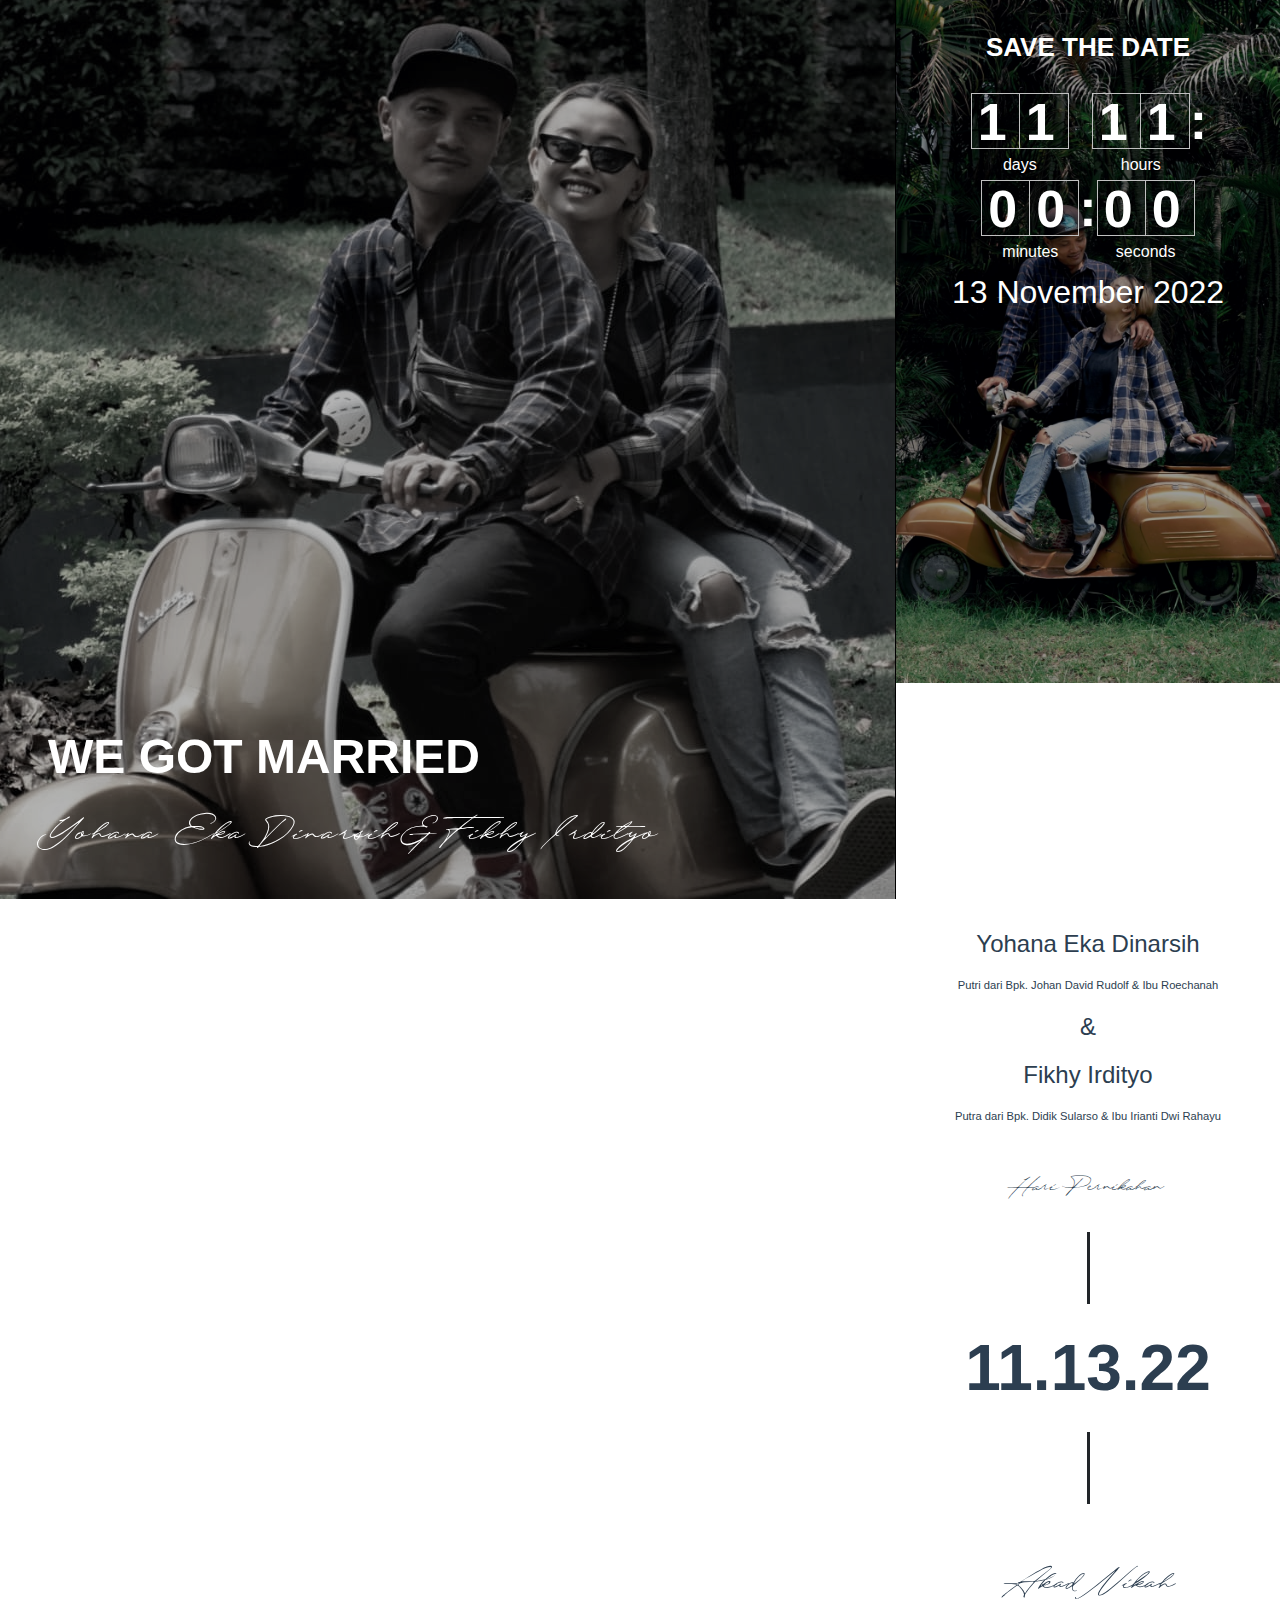
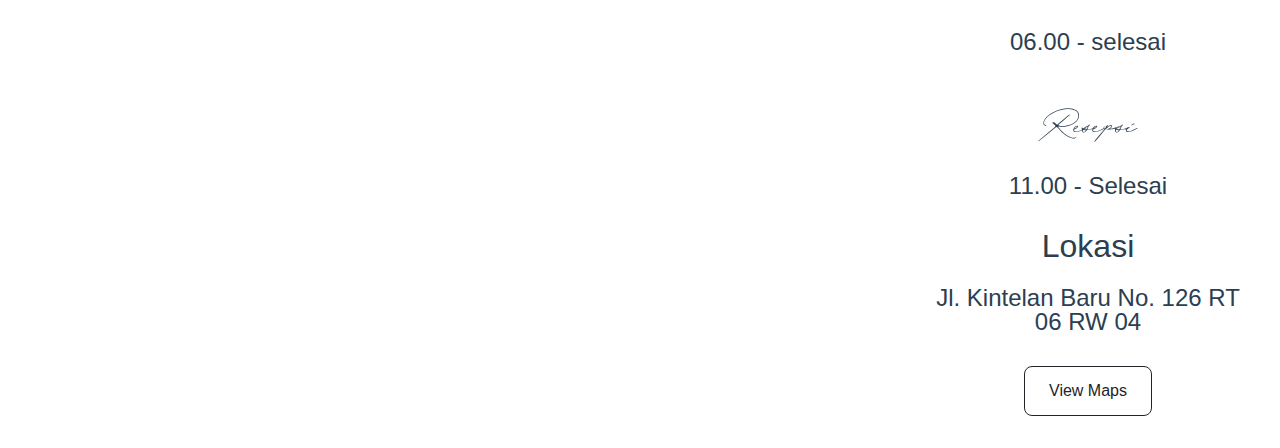
<file: index.html>
<!DOCTYPE html>
<html lang="en">

<head>
  <meta charset="UTF-8" />
  <meta http-equiv="X-UA-Compatible" content="IE=edge,chrome=1" />
  <meta name="viewport" content="width=device-width, initial-scale=1" />
  <title>Dina & Fikhy Wedding Invitation</title>
  <meta name="description" content="" />
  <meta name="theme-color" content="#D1700C" />
  <link rel="shortcut icon" href="favicon.ico" />
  <link rel="stylesheet" href="styles/plugins.css" />
  <link rel="stylesheet" href="styles/main.css" />
</head>

<body>
  <div id="wrap">
    <div class="web-wrapper" id="page">
      <main>
        <div class="container-fluid">
          <div class="side-cover">
            <div class="cover-img"><img src="images/img-invitation-1.jpg" alt="img" /></div>
            <div class="text">
              <h1>WE GOT MARRIED</h1>
              <h2 class="font-signature"><span>Yohana Eka Dinarsih</span>&<span>Fikhy Irdityo</span></h2>
            </div>
          </div>
          <div class="side-content">
            <section class="content">
              <div class="masthead"><img src="images/img-invitation-2.jpg" alt="img" />
                <div class="countdown">
                  <h2>SAVE THE DATE</h2>
                  <div class="timer">
                    <div class="demo" id="countdown"></div>
                    <div class="date">13 November 2022</div>
                  </div>
                </div>
              </div>
            </section>
            <section class="content detail">
              <div class="activities">
                <p>Yohana Eka Dinarsih</p>
                <p class="putra-putri">Putri dari Bpk. Johan David Rudolf & Ibu Roechanah</p>
                <p>&</p>
                <p>Fikhy Irdityo</p>
                <p class="putra-putri">Putra dari Bpk. Didik Sularso & Ibu Irianti Dwi Rahayu</p>
              </div>
              <h3><small class="font-signature">Hari Pernikahan</small></h3>
              <div class="title">
                <div class="texture-outer top aos-init aos-animate" data-aos="fade-right" data-aos-duration="1500">
                  <div class="texture-line"></div>
                </div>
                <h2 class="aos-init aos-animate" data-aos="zoom-in" data-aos-duration="1000">11.13.22</h2>
                <div class="texture-outer bottom aos-init aos-animate" data-aos="fade-left" data-aos-duration="1500">
                  <div class="texture-line"></div>
                </div>
              </div>
              <div class="activities">
                <h2 class="font-signature">Akad Nikah</h2>
                <p>06.00 - selesai</p>
                <h2 class="font-signature">Resepsi</h2>
                <p>11.00 - Selesai</p>
                <h3>Lokasi</h3>
                <address>Jl. Kintelan Baru No. 126 RT 06 RW 04</address>
              </div>
              <div class="btn-maps"><a class="btn btn-border" href="https://goo.gl/maps/CAtR4mrtiJed9Rdy6"
                  target="_blank">View Maps</a></div>
            </section>
          </div>
        </div>
      </main>
    </div>
  </div>
  <script src="plugins/jquery/jquery-3.4.1.min.js"></script>
  <script src="plugins/bootstrap/popper.min.js"></script>
  <script src="plugins/bootstrap/bootstrap.min.js"></script>
  <script src="plugins/hbaloadimages/hbaloadimages.min.js"></script>
  <script src="plugins/owlcarousel/owl.carousel.min.js"></script>
  <script src="plugins/bootstrap-select/bootstrap-select.min.js"></script>
  <script src="plugins/event-countdown-timer/jquery.time-to.min.js"></script>
  <script src="scripts/main.js"></script>
</body>

</html>
</file>
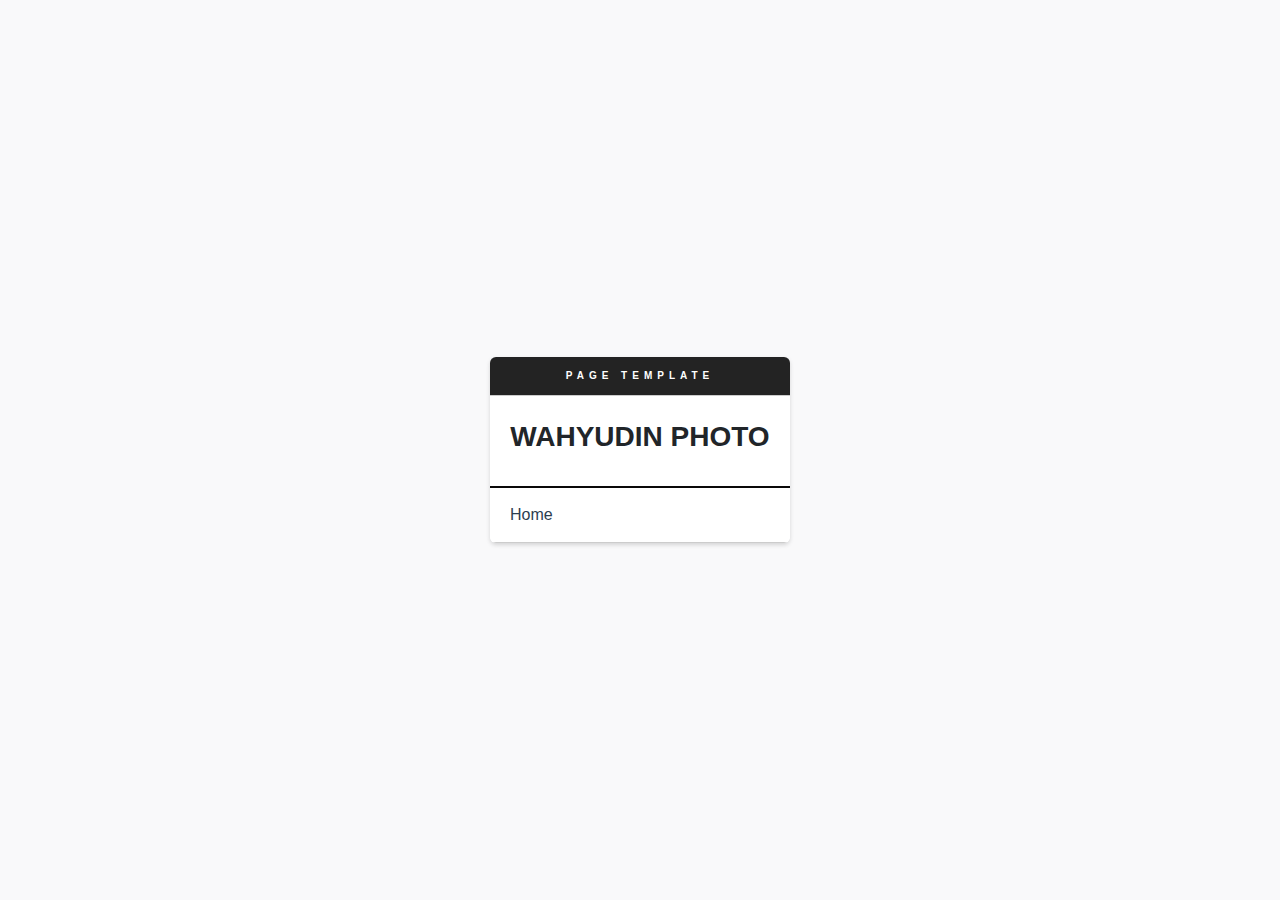
<file: list-page.html>
<!DOCTYPE html>
<html lang="en">
  <head>
    <meta charset="UTF-8"/>
    <meta http-equiv="X-UA-Compatible" content="IE=edge,chrome=1"/>
    <meta name="viewport" content="width=device-width, initial-scale=1"/>
    <title>Wedding Invitation</title>
    <meta name="description" content=""/>
    <link rel="shortcut icon" href="favicons.ico"/>
    <link rel="stylesheet" href="styles/plugins.css"/>
    <link rel="stylesheet" href="styles/preview.css"/>
  </head>
</html>
<body>
  <main class="preview">
    <div class="card-wrap">
      <div class="card-header">
        <div class="card-label">Page Template</div>
        <div class="card-title">
          <h1>WAHYUDIN PHOTO</h1>
        </div>
      </div>
      <div class="card-body">
        <ul class="card-list">
          <li class="card-item"><a href="home.html" target="_blank"><span>Home</span></a></li>
        </ul>
      </div>
    </div>
  </main>
</body>
<script src="plugins/jquery/jquery-3.4.1.min.js"></script>
</file>
<file: styles/main.css>
/* ------------------------------------------------------------------------------------------------ */
/* Core style */
/* ------------------------------------------------------------------------------------------------ */
/* Fonts */
@font-face {
  font-family: "Lato";
  font-display: swap;
  src: local("Lato");
  src: url("../fonts/lato-hairline.eot");
  src: url("../fonts/lato-hairline.eot#iefix") format("embedded-opentype"), url("../fonts/lato-hairline.woff2") format("woff2"), url("../fonts/lato-hairline.woff") format("woff"), url("../fonts/lato-hairline.ttf") format("truetype"), url("../fonts/lato-hairline.svg") format("svg");
  font-style: normal;
  font-weight: 200;
}

@font-face {
  font-family: "Lato";
  font-display: swap;
  src: local("Lato");
  src: url("../fonts/lato-regular.eot");
  src: url("../fonts/lato-regular.eot#iefix") format("embedded-opentype"), url("../fonts/lato-regular.woff2") format("woff2"), url("../fonts/lato-regular.woff") format("woff"), url("../fonts/lato-regular.ttf") format("truetype"), url("../fonts/lato-regular.svg") format("svg");
  font-style: normal;
  font-weight: 400;
}

@font-face {
  font-family: "Lato";
  font-display: swap;
  src: local("Lato");
  src: url("../fonts/lato-bold.eot");
  src: url("../fonts/lato-bold.eot#iefix") format("embedded-opentype"), url("../fonts/lato-bold.woff2") format("woff2"), url("../fonts/lato-bold.woff") format("woff"), url("../fonts/lato-bold.ttf") format("truetype"), url("../fonts/lato-bold.svg") format("svg");
  font-style: normal;
  font-weight: 600;
}

@font-face {
  font-family: "Lato";
  font-display: swap;
  src: local("Lato");
  src: url("../fonts/lato-black.eot");
  src: url("../fonts/lato-black.eot#iefix") format("embedded-opentype"), url("../fonts/lato-black.woff2") format("woff2"), url("../fonts/lato-black.woff") format("woff"), url("../fonts/lato-black.ttf") format("truetype"), url("../fonts/lato-black.svg") format("svg");
  font-style: normal;
  font-weight: 700;
}

@font-face {
  font-family: "Signature";
  font-display: swap;
  src: local("Signature");
  src: url("../fonts/quick-signature.eot");
  src: url("../fonts/quick-signature.eot#iefix") format("embedded-opentype"), url("../fonts/quick-signature.woff2") format("woff2"), url("../fonts/quick-signature.woff") format("woff"), url("../fonts/quick-signature.ttf") format("truetype"), url("../fonts/quick-signature.svg") format("svg");
  font-style: normal;
  font-weight: 400;
}

/* Typography */
p {
  margin: 0 0 24px;
  padding: 0;
}

p:last-child {
  margin: 0;
}

p em,
p i {
  font-style: italic;
}

p u {
  text-decoration: underline;
}

p a:hover {
  text-decoration: underline;
}

p:last-child {
  margin-bottom: 0;
}

h1,
h2,
h3,
h4 {
  margin: 0 0 30px;
  font-weight: 600;
  -webkit-font-variant-ligatures: common-ligatures;
  -moz-font-variant-ligatures: common-ligatures;
  font-variant-ligatures: common-ligatures;
  -webkit-font-feature-settings: "liga", "clig";
  -moz-font-feature-settings: "liga", "clig";
  font-feature-settings: "liga", "clig";
}

h1 {
  font-size: 64px;
  line-height: 80px;
}

@media (max-width: 1600px) {
  h1 {
    font-size: 48px;
    line-height: 60px;
  }
}

h2 {
  font-size: 32px;
  line-height: 48px;
}

@media (max-width: 1600px) {
  h2 {
    font-size: 26px;
    line-height: 31px;
  }
}

h3 {
  font-size: 24px;
  line-height: 32px;
}

@media (max-width: 1600px) {
  h3 {
    font-size: 21px;
    line-height: 32px;
  }
}

h4 {
  font-size: 16px;
  line-height: 26px;
}

.lead p {
  font-size: 21px;
  line-height: 32px;
}

article p {
  word-break: keep-all;
  /* Non standard for webkit */
  -webkit-hyphens: none;
  -moz-hyphens: none;
  -ms-hyphens: none;
  hyphens: none;
  margin: 0 0 20px;
}

article p:last-child {
  margin: 0;
}

article a:hover {
  text-decoration: underline;
}

article blockquote {
  font-style: italic;
}

article li ul,
article li ol {
  margin: 0 20px;
  padding-top: 10px;
}

article ul,
article ol {
  margin: 0 0 30px;
  padding-left: 25px;
}

article ul:last-child,
article ol:last-child {
  margin: 0;
}

article ul li,
article ol li {
  margin-bottom: 10px;
}

article ul li:last-child,
article ol li:last-child {
  margin: 0;
}

article ul {
  list-style-type: disc;
}

article ol {
  list-style-type: decimal;
}

article ol ol {
  list-style: lower-alpha;
}

article ol ol ol {
  list-style: lower-roman;
}

article ol ol ol ol {
  list-style: lower-alpha;
}

.text-center {
  text-align: center;
}

.text-right {
  text-align: right;
}

.text-left {
  text-align: left;
}

.text-bold,
p strong,
p b {
  font-weight: 700;
}

.text-semibold {
  font-weight: 600;
}

.text-regular {
  font-weight: 400;
}

.text-capital {
  text-transform: uppercase;
}

/* Base */
*,
*:after,
*:before {
  box-sizing: border-box;
}

img {
  max-width: 100%;
}

hr {
  border-top: 1px solid #CCCCCC;
}

article,
aside,
figcaption,
figure,
footer,
header,
hgroup,
main,
nav,
section {
  display: block;
}

@media (min-width: 1200px) {
  *::-webkit-scrollbar-track {
    background-color: #FFF;
  }

  *::-webkit-scrollbar {
    width: 10px;
    background-color: #FFF;
  }

  *::-webkit-scrollbar-thumb {
    border: 1px solid #FFF;
    border-width: 3px 0 3px 1px;
    background-color: #232323;
  }
}

html,
body {
  font-size: 16px;
  line-height: 24px;
  font-family: "Signatue", -apple-system, helvetica neue, helvetica, Roboto, Arial, sans-serif;
  font-weight: normal;
  padding: 0;
  margin: 0;
  background-color: #FFFFFF;
  color: #2C3E50;
  text-rendering: optimizeLegibility;
  -webkit-font-smoothing: antialiased;
}

@media (max-width: 767px) {

  html,
  body {
    font-size: 14px;
    line-height: 20px;
  }
}

/* ------------------------------------------------------------------------------------------------ */
/* Component style */
/* ------------------------------------------------------------------------------------------------ */
/* Animations */
body {
  position: relative;
  top: 50px;
  opacity: 0;
  transition: all .5s linear;
}

body.ready {
  -webkit-transform: none;
  transform: none;
  top: 0;
  opacity: 1;
  transition: all .5s linear;
}

body.transition {
  top: -50px;
  opacity: 0;
  transition: all .5s linear;
}

@-webkit-keyframes hvr-push {
  50% {
    -webkit-transform: scale(0.95);
    transform: scale(0.95);
  }

  100% {
    -webkit-transform: scale(1);
    transform: scale(1);
  }
}

@keyframes hvr-push {
  50% {
    -webkit-transform: scale(0.95);
    transform: scale(0.95);
  }

  100% {
    -webkit-transform: scale(1);
    transform: scale(1);
  }
}

@-webkit-keyframes hvr-pop {
  50% {
    -webkit-transform: scale(1.2);
    transform: scale(1.2);
  }
}

@keyframes hvr-pop {
  50% {
    -webkit-transform: scale(1.2);
    transform: scale(1.2);
  }
}

@-webkit-keyframes topright {
  from {
    -webkit-transform: rotate(-90deg);
    transform: rotate(-90deg);
  }

  to {
    -webkit-transform: rotate(0);
    transform: rotate(0);
  }
}

@keyframes topright {
  from {
    -webkit-transform: rotate(-90deg);
    transform: rotate(-90deg);
  }

  to {
    -webkit-transform: rotate(0);
    transform: rotate(0);
  }
}

@-webkit-keyframes topleft {
  0% {
    right: -50%;
  }

  50% {
    right: -40%;
  }

  100% {
    right: -30%;
  }
}

@keyframes topleft {
  0% {
    right: -50%;
  }

  50% {
    right: -40%;
  }

  100% {
    right: -30%;
  }
}

@-webkit-keyframes toplefts {
  0% {
    right: -50%;
  }

  100% {
    right: -20%;
  }
}

@keyframes toplefts {
  0% {
    right: -50%;
  }

  100% {
    right: -20%;
  }
}

@-webkit-keyframes topleftsm {
  0% {
    right: -90%;
  }

  100% {
    right: -110%;
  }
}

@keyframes topleftsm {
  0% {
    right: -90%;
  }

  100% {
    right: -110%;
  }
}

@-webkit-keyframes toprights {
  0% {
    right: -60%;
  }

  100% {
    right: -90%;
  }
}

@keyframes toprights {
  0% {
    right: -60%;
  }

  100% {
    right: -90%;
  }
}

.animate.fade-in {
  -webkit-transform: translateY(50px);
  transform: translateY(50px);
  opacity: 0;
  transition: all 1s ease;
}

.animate.fade-in.animate-in {
  -webkit-transform: translateY(0);
  transform: translateY(0);
  opacity: 1;
}

.animate.fade-inb {
  -webkit-transform: translateY(50px);
  transform: translateY(50px);
  opacity: 0;
  transition: all 1s ease;
}

.animate.fade-inb.animate-in {
  -webkit-transform: translateY(0);
  transform: translateY(0);
  opacity: 1;
}

.animate.fade-pop {
  bottom: -75px;
  opacity: 0;
  transition: all 1s ease;
}

.animate.fade-pop.animate-in {
  bottom: -45px;
  opacity: 1;
}

.animate.fade-in.slow {
  -webkit-transform: translateY(100px);
  transform: translateY(100px);
  opacity: 0;
  transition: all 1s ease;
}

.animate.fade-in.slow.animate-in {
  -webkit-transform: translateY(0);
  transform: translateY(0);
  opacity: 1;
}

@media (max-width: 767px) {
  .animate.fade-in.slow {
    -webkit-transform: translateY(10px);
    transform: translateY(10px);
  }
}

.animate.fade-out {
  -webkit-transform: translateY(-100px);
  transform: translateY(-100px);
  opacity: 0;
  transition: all 1s ease;
}

.animate.fade-out.animate-in {
  -webkit-transform: translateY(0);
  transform: translateY(0);
  opacity: 1;
}

@media (max-width: 767px) {
  .animate.fade-out {
    -webkit-transform: translateY(10px);
    transform: translateY(10px);
  }
}

.animate.fade-outs {
  opacity: 0;
  z-index: 0;
  transition: all 4s ease, opacity 2s, z-index 1s 2s ease;
}

.animate.fade-outs.animate-in {
  opacity: 1;
  z-index: 2;
}

.detail-content .animate.fade-outs {
  -webkit-transform: translateY(50px);
  transform: translateY(50px);
  opacity: 0;
  transition: all 1s ease;
}

.detail-content .animate.fade-outs.animate-in {
  -webkit-transform: translateY(0);
  transform: translateY(0);
  opacity: 1;
}

.section-dbrocure.animate.fade-outs,
.brocure-detail.animate.fade-outs {
  -webkit-transform: translateY(50px);
  transform: translateY(50px);
  opacity: 0;
  transition: all 1s ease;
}

.section-dbrocure.animate.fade-outs.animate-in,
.brocure-detail.animate.fade-outs.animate-in {
  -webkit-transform: translateY(0);
  transform: translateY(0);
  opacity: 1;
}

.animate.fade-in-left {
  -webkit-transform: translateX(-100px);
  transform: translateX(-100px);
  opacity: 0;
  transition: all 1s ease;
}

.animate.fade-in-left.animate-in {
  -webkit-transform: translateY(0);
  transform: translateY(0);
  opacity: 1;
}

.animate.fade-in-left.before:before {
  -webkit-transform: translateX(-100px);
  transform: translateX(-100px);
  opacity: 0;
  transition: all 1s ease;
}

.animate.fade-in-left.before.animate-in:before {
  -webkit-transform: translateY(0);
  transform: translateY(0);
  opacity: 1;
}

.animate.fade-in-right {
  -webkit-transform: translateX(200px);
  transform: translateX(200px);
  opacity: 0;
  transition: all 1s ease;
}

.animate.fade-in-right.animate-in {
  -webkit-transform: translateX(0);
  transform: translateX(0);
  opacity: 1;
}

@media (max-width: 767px) {
  .animate.fade-in-right {
    -webkit-transform: translateY(10px);
    transform: translateY(10px);
  }
}

.animate.fade-only {
  opacity: 0;
  transition: all 1s ease;
}

.animate.fade-only.animate-in {
  opacity: 1;
}

.animate.fade-scale {
  opacity: 0;
  -webkit-transform: scale(0.8);
  transform: scale(0.8);
  transition: all 1s ease;
}

.animate.fade-scale.animate-in {
  opacity: 1;
  -webkit-transform: scale(1);
  transform: scale(1);
}

.animate.fade-in.delay:nth-child(1),
.animate.fade-inb.delay:nth-child(1),
.animate.fade-outs.delay:nth-child(1) {
  transition-delay: .2s;
}

.animate.fade-in.delay:nth-child(2),
.animate.fade-inb.delay:nth-child(2),
.animate.fade-outs.delay:nth-child(2) {
  transition-delay: .4s;
}

.animate.fade-in.delay:nth-child(3),
.animate.fade-inb.delay:nth-child(3),
.animate.fade-outs.delay:nth-child(3) {
  transition-delay: .6s;
}

.animate.fade-in.delay:nth-child(4),
.animate.fade-inb.delay:nth-child(4),
.animate.fade-outs.delay:nth-child(4) {
  transition-delay: .8s;
}

.animate.fade-in.delay:nth-child(5),
.animate.fade-inb.delay:nth-child(5),
.animate.fade-outs.delay:nth-child(5) {
  transition-delay: 1s;
}

.animate.fade-in.delay:nth-child(6),
.animate.fade-inb.delay:nth-child(6),
.animate.fade-outs.delay:nth-child(6) {
  transition-delay: 1.2s;
}

.animate.fade-in.delay:nth-child(7),
.animate.fade-inb.delay:nth-child(7),
.animate.fade-outs.delay:nth-child(7) {
  transition-delay: 1.4s;
}

.animate.fade-in.delay:nth-child(8),
.animate.fade-inb.delay:nth-child(8),
.animate.fade-outs.delay:nth-child(8) {
  transition-delay: 1.6s;
}

.animate.fade-in.delay:nth-child(9),
.animate.fade-inb.delay:nth-child(9),
.animate.fade-outs.delay:nth-child(9) {
  transition-delay: 1.8s;
}

.delay-1 {
  transition-delay: 1s !important;
}

.delay-2 {
  transition-delay: 2s !important;
}

.delay-3 {
  transition-delay: 3s !important;
}

.delay-4 {
  transition-delay: 4s !important;
}

.delay-5 {
  transition-delay: 6s !important;
}

/* Custom Plugins */
.block-slider {
  padding-bottom: 45px;
}

.block-slider.owl-carousel .item {
  display: block;
}

.block-slider .owl-stage-outer {
  position: relative;
  z-index: 2;
}

.block-slider .owl-nav {
  position: absolute;
  z-index: 1;
  bottom: 0;
  right: -100px;
  width: 100%;
  height: 120px;
  text-align: right;
}

.block-slider .owl-nav button.owl-next,
.block-slider .owl-nav button.owl-prev {
  width: 50px;
  height: 75px;
  background-color: #232323;
  display: inline-block;
  transition: all .3s ease;
  position: relative;
  color: #FFFFFF;
}

.block-slider .owl-nav button.owl-next.disabled,
.block-slider .owl-nav button.owl-prev.disabled {
  opacity: .5;
}

.block-slider .owl-nav button.owl-next:focus,
.block-slider .owl-nav button.owl-prev:focus {
  outline: none;
}

.block-slider .owl-nav button.owl-next:hover:not(.disabled),
.block-slider .owl-nav button.owl-prev:hover:not(.disabled) {
  opacity: 1;
  background-color: #161616;
}

@media (max-width: 1025px) {
  .block-slider .owl-nav {
    position: relative;
    right: 0;
    height: auto;
    text-align: center;
  }

  .block-slider .owl-nav button.owl-next,
  .block-slider .owl-nav button.owl-prev {
    width: 30px;
    height: 47px;
    font-size: 13px;
  }
}

.owl-carousel {
  position: relative;
}

.owl-carousel .owl-dots {
  text-align: center;
  position: relative;
  width: 100%;
  line-height: 8px;
}

.owl-carousel .owl-dots .owl-dot {
  display: inline-block;
  vertical-align: middle;
  margin-right: 15px;
  width: auto;
  position: relative;
}

.owl-carousel .owl-dots .owl-dot span {
  display: block;
  width: 6px;
  height: 6px;
  border-radius: 6px;
  background-color: #CECECE;
  border: 0;
}

.owl-carousel .owl-dots .owl-dot:focus {
  outline: none !important;
}

.owl-carousel .owl-dots .owl-dot.active span {
  width: 12px;
  background-color: #232323;
  opacity: 1;
}

.tooltip {
  position: relative;
}

.tooltip .arrow {
  position: absolute;
  width: 0;
  height: 0;
  border-color: transparent;
  border-style: solid;
  bottom: 0;
  left: 50%;
  margin-left: -5px;
  border-width: 20px 15px 0;
  border-top-color: #212121;
  margin-bottom: 19px;
}

.tooltip-inner {
  background: #212121;
  color: #ffffff;
  font-size: 15px;
  line-height: 24px;
  padding: 19px 24px;
  border-radius: 4px;
  max-width: 280px;
  margin-bottom: 38px;
}

.fade {
  transition: opacity 0.15s linear;
}

.fade:not(.in):not(.show) {
  display: none;
}

.collapse:not(.show) {
  display: none;
}

.collapsing {
  position: relative;
  height: 0;
  overflow: hidden;
  transition: height 0.35s ease;
}

@media (prefers-reduced-motion: reduce) {
  .collapsing {
    transition: none;
  }
}

body.modal-open {
  overflow: hidden;
}

body.modal-open .header {
  z-index: 9;
}

.modal {
  position: fixed;
  z-index: 11;
  top: 0;
  left: 0;
  width: 101%;
  height: 100vh;
  overflow: auto;
  display: none;
  transition: all .5s;
}

.modal:not(.show) {
  opacity: 0;
}

.modal:not(.show) .modal-dialog {
  -webkit-transform: translate(0, -30px);
  transform: translate(0, -30px);
}

.modal .modal-dialog {
  max-width: 540px;
  padding: 32px 24px;
  background: #fff;
  margin: 10vh auto;
  transition: all .5s ease-out;
  position: relative;
  border: 1px solid #E2E2E2;
  box-shadow: 0 20px 40px 0 rgba(0, 0, 0, 0.5);
  border-radius: 2px;
  max-width: 770px;
  padding: 30px;
}

.modal .modal-dialog h3 {
  text-align: center;
}

.modal .close-btn {
  position: absolute;
  top: 16px;
  right: 16px;
  width: 24px;
  display: block;
  opacity: .3;
  transition: all .3s;
  cursor: pointer;
}

.modal .close-btn:hover {
  opacity: .7;
}

.modal .form-group {
  text-align: left;
}

.modal a.back {
  margin: 0 0 40px;
}

.modal h3 {
  font-weight: bold;
  margin: 0 0 12px;
  font-size: 26px;
  line-height: 31px;
}

.modal p {
  margin: 0 0 24px !important;
}

.modal .range_slider {
  margin-bottom: 30px;
}

.modal .ctrip_range {
  margin-top: 0;
}

.modal-bottom {
  top: auto;
  bottom: 0;
  background: rgba(255, 255, 255, 0.8);
}

.modal-bottom:not(.show) .modal-dialog {
  -webkit-transform: translate(0, 50%);
  transform: translate(0, 50%);
}

.modal-bottom h2 {
  display: inline-block;
  margin: 0 0 30px;
  font-size: 22px;
  letter-spacing: -0.07px;
  line-height: 27px;
}

.modal-bottom .modal-dialog {
  position: fixed;
  bottom: 0;
  left: 0;
  right: 0;
  min-height: 0;
}

.modal-backdrop {
  position: fixed;
  top: 0;
  left: 0;
  width: 100%;
  height: 100%;
  background: rgba(27, 29, 30, 0.8);
  z-index: 10;
  transition: all .3s ease;
}

/* General */
h2.w-aksen {
  position: relative;
}

h2.w-aksen:before,
h2.w-aksen:after {
  content: "/";
  display: inline-block;
  padding: 0 3px;
}

@media (max-width: 767px) {
  h2.w-aksen {
    font-size: 18px;
    line-height: 1.5em;
    padding: 0 15px;
    margin-bottom: 20px;
  }
}

button:focus,
a:focus {
  outline: none !important;
}

.btn-primary {
  padding: 12px 24px;
  border: 1px solid #232323;
  border-radius: 2px;
  color: #232323;
  font-weight: 600;
  transition: all .3s;
  display: inline-block;
  background: #ffffff;
}

.btn-primary:hover {
  background: #232323;
  color: #ffffff;
  text-decoration: none;
}

.bg-img {
  width: 100%;
  display: block;
  position: relative;
  background-size: cover;
  background-position: center;
  background-repeat: no-repeat;
}

.bg-img:before {
  content: "";
  display: block;
  padding: 50% 0;
}

.font-signature {
  font-family: "Signature", -apple-system, helvetica neue, helvetica, Roboto, Arial, sans-serif;
  font-size: 72px;
  line-height: 1em;
  font-weight: 500;
}

@media (max-width: 1025px) {
  .font-signature {
    font-size: 52px;
  }
}

@media (max-width: 767px) {
  .font-signature {
    font-size: 32px;
  }
}

.page-numbers {
  text-align: center;
  margin: 0 auto 120px;
}

.page-numbers ul {
  margin-bottom: 0;
  margin-left: -15px;
  margin-right: -15px;
  padding-left: 0;
}

.page-numbers ul li {
  list-style: none;
  display: inline-block;
  text-align: center;
}

.page-numbers ul li:last-child {
  padding-right: 0;
}

.page-numbers ul li.current a,
.page-numbers ul li.current span {
  color: #232323;
}

.page-numbers a,
.page-numbers span {
  padding: 0 12px;
  display: inline-block;
  color: #091E3F;
  font-size: 15px;
  line-height: 24px;
}

.page-numbers .current {
  color: #232323;
}

@media (max-width: 767px) {
  .page-numbers {
    margin: 0 auto 30px;
  }
}

.fade {
  transition: opacity 0.15s linear;
}

.fade:not(.in):not(.show) {
  display: none;
}

.collapse:not(.show) {
  display: none;
}

.collapsing {
  position: relative;
  height: 0;
  overflow: hidden;
  transition: height 0.35s ease;
}

@media (prefers-reduced-motion: reduce) {
  .collapsing {
    transition: none;
  }
}

.pnf {
  padding: 0;
  margin-top: -270px;
  position: relative;
  height: 100vh;
  width: 100%;
  background-size: cover;
  background-repeat: no-repeat;
  background-position: center;
  display: -webkit-flex;
  display: -ms-flexbox;
  display: flex;
  -webkit-justify-content: left;
  -ms-flex-pack: left;
  justify-content: left;
  -webkit-align-items: flex-start;
  -ms-flex-align: start;
  align-items: flex-start;
}

.pnf_content {
  color: #232323;
  padding: 10%;
  width: 100%;
  text-align: center;
}

.pnf_content h1 {
  font-size: 165px;
  line-height: 1.1em;
  letter-spacing: 30px;
  font-family: "Lato", helvetica neue, helvetica, arial, sans-serif;
}

.pnf_content .btn-primary {
  text-decoration: none;
}

@media (max-width: 767px) {
  .pnf {
    -webkit-justify-content: center;
    -ms-flex-pack: center;
    justify-content: center;
    -webkit-align-items: center;
    -ms-flex-align: center;
    align-items: center;
    margin-top: -70px;
  }

  .pnf_content {
    text-align: center;
    padding: 0;
  }
}

/* Form */
.form-group {
  margin-bottom: 16px;
}

.form-group label {
  display: block;
  width: 100%;
}

.form-group .form-control {
  width: 100%;
  max-width: 100%;
  border: none;
  border-bottom: 1px solid #cccccc;
}

.form-group .form-control:active,
.form-group .form-control:focus,
.form-group .form-control:hover {
  outline: none;
  border-color: #4f4f4f;
}

.form-action {
  text-align: right;
}

.form-action .btn-primary {
  padding: 8px 24px;
}

@media (max-width: 767px) {
  .form-group .col-md-6 {
    margin-bottom: 16px;
  }
}

/* Header */
.header {
  text-align: center;
  transition: all .3s linear;
  padding: 60px 0;
  z-index: 100;
  position: fixed;
  top: 0;
  left: 0;
  width: 100%;
  background: #FFF;
}

.header_logo {
  display: inline-block;
}

.header_logo .company-logo {
  height: 50px;
  transition: height .3s linear;
  margin: 0 auto 60px;
}

.header .col-md-12 {
  position: relative;
  transition: width .3s linear;
}

.header.fixed {
  top: -300px;
  left: 0;
}

.header.fixed .col-md-12 {
  -webkit-flex: 0 0 50%;
  -ms-flex: 0 0 50%;
  flex: 0 0 50%;
  max-width: 50%;
  display: -webkit-flex;
  display: -ms-flexbox;
  display: flex;
  -webkit-align-items: center;
  -ms-flex-align: center;
  align-items: center;
}

.header.fixed .company-logo {
  height: 40px;
  opacity: 0;
}

.header.fixed .col-md-12:last-child {
  -webkit-justify-content: flex-end;
  -ms-flex-pack: end;
  justify-content: flex-end;
}

.header.fixed .header_nav {
  margin-right: -300px;
  opacity: 0;
}

.header.fixed.sticky {
  top: 0;
  box-shadow: 0 1px 2px 0 rgba(0, 0, 0, 0.2);
  padding: 10px 0;
}

.header.fixed.sticky .company-logo {
  opacity: 1;
  margin-bottom: 0;
}

.header.fixed.sticky .header_nav {
  margin-right: 0;
  opacity: 1;
}

.header_menu_icon {
  position: absolute;
  top: -50px;
  right: 15px;
  z-index: 251;
  width: 30px;
  padding-top: 24px;
  cursor: pointer;
  transition: all .5s;
  display: none;
  float: right;
}

.header_menu_icon span {
  position: absolute;
  left: 0;
  width: 100%;
  height: 2px;
  background-color: #232323;
  transform: rotate(0deg);
  -webkit-transform: rotate(0deg);
  -moz-transform: rotate(0deg);
  -o-transform: rotate(0deg);
  -ms-transform: rotate(0deg);
  transition: opacity 0.5s 0.5s, top 0.5s 0.4s, -webkit-transform 0.5s;
  transition: opacity 0.5s 0.5s, top 0.5s 0.4s, transform 0.5s;
  transition: opacity 0.5s 0.5s, top 0.5s 0.4s, transform 0.5s, -webkit-transform 0.5s;
}

.header_menu_icon span:nth-child(1) {
  top: 0;
  width: 80%;
}

.header_menu_icon span:nth-child(2) {
  top: 8px;
}

.header_menu_icon span:nth-child(3) {
  top: 16px;
  width: 60%;
}

.header_nav {
  position: relative;
}

.header_nav .nav_foot {
  display: none;
  position: absolute;
  bottom: 30px;
  left: 0;
  width: 100%;
  z-index: 126;
}

.header_nav .nav_foot .socmed {
  margin-bottom: 30px;
}

.header_nav .nav_foot a {
  display: inline-block;
  margin: 0 15px;
}

.header_nav .nav_foot .svg {
  width: 30px;
  height: 30px;
  color: #FFF;
}

.header_nav .nav_foot span {
  color: #FFF;
}

.nav_menu {
  margin-bottom: 0;
  padding-left: 0;
  list-style: none;
  display: -webkit-flex;
  display: -ms-flexbox;
  display: flex;
  -webkit-align-items: center;
  -ms-flex-align: center;
  align-items: center;
  -webkit-justify-content: center;
  -ms-flex-pack: center;
  justify-content: center;
  transition: all .3s linear;
}

.nav_menu li {
  margin: 0 45px 0 0;
  line-height: 40px;
  transition: border .3s;
}

.nav_menu li:last-child {
  margin-right: 0;
}

.nav_menu li.active,
.nav_menu li:hover {
  font-weight: bold;
}

.nav_menu a {
  color: #2C3E50;
  font-size: 12px;
  line-height: 1.5em;
  transition: all .3s ease;
  text-transform: uppercase;
}

.nav_menu a:hover {
  text-decoration: none;
}

.menu-open .header_menu_icon {
  padding-top: 35px;
  -webkit-transform: scale(0.9);
  transform: scale(0.9);
}

.menu-open .header_menu_icon span {
  transition: opacity 0.5s, top 0.5s, -webkit-transform 0.5s 0.4s;
  transition: opacity 0.5s, top 0.5s, transform 0.5s 0.4s;
  transition: opacity 0.5s, top 0.5s, transform 0.5s 0.4s, -webkit-transform 0.5s 0.4s;
}

.menu-open .header_menu_icon span:nth-child(1) {
  width: 100%;
  transform: rotate(45deg);
  -webkit-transform: rotate(45deg);
  -moz-transform: rotate(45deg);
  -o-transform: rotate(45deg);
  -ms-transform: rotate(45deg);
  top: 7px;
}

.menu-open .header_menu_icon span:nth-child(2) {
  opacity: 0;
}

.menu-open .header_menu_icon span:nth-child(3) {
  width: 100%;
  transform: rotate(-45deg);
  -webkit-transform: rotate(-45deg);
  -moz-transform: rotate(-45deg);
  -o-transform: rotate(-45deg);
  -ms-transform: rotate(-45deg);
  top: 7px;
}

.menu-open .header:before {
  opacity: 1;
  visibility: visible;
}

.menu-open .header_nav {
  height: calc(90vh - 50px);
}

.menu-open .nav_menu {
  height: 100vh;
  padding: 100px 30px 30px 20px;
  z-index: 125;
  opacity: 1;
  max-height: 999999px;
}

.menu-open .nav_foot {
  display: block;
}

@media (max-width: 767px) {
  .header {
    padding: 0;
    position: fixed;
    width: 100%;
  }

  .header_menu_icon {
    display: block;
  }

  .header_logo {
    position: relative;
    display: block;
    background: #FFF;
    z-index: 150;
    padding: 20px 0;
    margin-left: -12px;
    margin-right: -12px;
    box-shadow: 0 1px 2px 0 rgba(0, 0, 0, 0.2);
  }

  .header_logo .company-logo {
    height: 40px;
    margin-bottom: 0;
    margin-left: 12px;
  }

  .header .col-md-12:first-child {
    text-align: left;
  }

  .nav_menu {
    background: red;
    transition: all .3s linear;
    position: fixed;
    right: 0;
    top: 0;
    width: 100%;
    height: 0;
    -webkit-flex-direction: column;
    -ms-flex-direction: column;
    flex-direction: column;
    background: #e4e4e4;
    -webkit-justify-content: flex-start;
    -ms-flex-pack: start;
    justify-content: flex-start;
    -webkit-align-items: center;
    -ms-flex-align: center;
    align-items: center;
    opacity: 0;
    max-height: 0;
    overflow: hidden;
  }

  .nav_menu li {
    margin-bottom: 15px;
    padding-bottom: 5px;
    width: calc(80% - 40px);
    border-bottom: 1px solid #FFF;
    margin-right: 0;
  }

  .nav_menu li:last-child {
    margin-right: 0;
  }

  .nav_menu li.active {
    border-color: #2C3E50;
    font-weight: bold;
  }

  .nav_menu li.active a {
    color: #2C3E50;
  }

  .nav_menu a,
  .nav_menu span {
    color: #FFF;
    width: 100%;
    display: block;
  }
}

/* Footer */
.footer .container {
  padding-top: 20px;
  padding-bottom: 20px;
  border-top: 1px solid #cccccc;
}

.footer h3 {
  font-size: 16px;
  line-height: 1.5em;
  margin-bottom: 10px;
}

.footer h3 a {
  color: #2C3E50;
  text-decoration: none;
}

.footer h3 a:hover {
  text-decoration: none;
}

.footer .text {
  font-size: 12px;
  line-height: 1.5em;
  margin-bottom: 15px;
}

.footer .socmed {
  text-align: right;
  margin-bottom: 20px;
}

.footer .socmed a {
  display: inline-block;
  margin-right: 15px;
}

.footer .socmed a:last-child {
  margin-right: 0;
}

.footer .svg {
  width: 20px;
  height: 20px;
  color: #2C3E50;
}

.footer .svg:hover {
  color: #4f4f4f;
}

.footer .cpyright {
  width: 100%;
  font-size: 12px;
  line-height: 1.5em;
  text-align: right;
}

@media (max-width: 767px) {
  .footer {
    text-align: center;
  }

  .footer .container {
    width: calc(100% - 30px);
  }

  .footer .socmed,
  .footer .cpyright {
    text-align: center;
  }
}

/* Contents */
body {
  width: 100vw;
  overflow-y: auto;
  overflow-x: hidden;
}

.container-fluid {
  position: relative;
  display: -webkit-flex;
  display: -ms-flexbox;
  display: flex;
  padding-left: 0;
  padding-right: 0;
  width: 100vw;
  overflow-x: hidden;
  overflow-y: auto;
}

.side-cover {
  width: 100vw;
  height: 100vh;
  position: fixed;
  top: -1px;
  left: 0;
  transition: all .8s ease-in-out;
  border-right: 1px solid #000;
  z-index: 3;
}

.side-cover .cover-img {
  width: 100%;
  height: 100%;
  position: relative;
}

.side-cover .cover-img:after {
  content: "";
  width: 100%;
  height: 100%;
  background: #000;
  opacity: .3;
  position: absolute;
  top: 0;
  left: 0;
}

.side-cover .cover-img img {
  width: 100%;
  height: 100%;
  display: block;
  object-fit: cover;
  object-position: center;
  -webkit-filter: grayscale(80%);
  filter: grayscale(80%);
}

.side-cover .text {
  position: absolute;
  left: 3rem;
  bottom: 3rem;
  z-index: 5;
  color: #FFF;
}

.side-cover .text h1 {
  font-size: 3rem;
  font-weight: 700;
  margin-bottom: 0;
  opacity: 0;
  -webkit-transform: translateX(-20px);
  transform: translateX(-20px);
  transition: all .3s ease-in-out;
  transition-delay: .9s;
}

.side-cover .text h2.font-signature {
  font-size: 5rem;
  line-height: .8em;
  margin-bottom: 0;
  font-weight: 500;
  letter-spacing: 2px;
  opacity: 0;
  -webkit-transform: translateX(20px);
  transform: translateX(20px);
  transition: all .3s ease-in-out;
  transition-delay: .9s;
}

.side-content {
  margin-left: 70vw;
  width: 30vw;
  position: relative;
  opacity: 0;
  transition: opacity .8s ease-in-out;
  transition-delay: .9s;
}

.side-content .content {
  min-height: 100vh;
}

.side-content .content .masthead {
  position: relative;
  text-align: center;
  color: #FFF;
}

.side-content .content .masthead:after {
  content: "";
  width: 100%;
  height: 100%;
  background: #000;
  opacity: .4;
  position: absolute;
  top: 0;
  left: 0;
}

.side-content .content .masthead img {
  width: 100%;
  height: 100%;
  object-fit: contain;
  object-position: center;
}

.side-content .content .masthead .countdown {
  position: absolute;
  top: 0;
  left: 0;
  width: 100%;
  height: 100%;
  padding: 2rem;
  display: -webkit-flex;
  display: -ms-flexbox;
  display: flex;
  -webkit-flex-direction: column;
  -ms-flex-direction: column;
  flex-direction: column;
  -webkit-justify-content: flex-start;
  -ms-flex-pack: start;
  justify-content: flex-start;
  z-index: 3;
}

.side-content .content .masthead .timer {
  margin-bottom: 2rem;
}

.side-content .content .masthead .timer figcaption {
  color: #FFF;
}

.side-content .content .masthead .timer .timeTo {
  height: -webkit-max-content;
  height: -moz-max-content;
  height: max-content;
}

.side-content .content .masthead .timer .timeTo.timeTo-black div {
  background: transparent;
}

.side-content .content .masthead .date {
  font-size: 32px;
  line-height: 1.5em;
}

.side-content .detail {
  padding: 2rem;
  text-align: center;
}

.side-content .detail h3 {
  font-size: 2rem;
  line-height: 1.5em;
  font-weight: 500;
}

.side-content .detail h3 small {
  display: block;
  font-weight: 400;
  font-size: 1.5em;
  line-height: 1;
}

.side-content .detail .title h2 {
  font-size: 4rem;
  line-height: 1;
  position: relative;
}

.side-content .detail .title h2:before,
.side-content .detail .title h2:after {
  content: "";
  width: 3px;
  height: 8vh;
  background: #212529;
  display: block;
  margin: 0 auto 1rem;
}

.side-content .detail .title h2:before {
  margin-bottom: 2rem;
}

.side-content .detail .title h2:after {
  margin-top: 2rem;
}

.side-content .detail .activities {
  margin-bottom: 2rem;
}

.side-content .detail .activities .font-signature {
  margin-bottom: 1.5rem;
}

.side-content .detail .activities h3 {
  margin-bottom: 1rem;
}

.side-content .detail .activities p,
.side-content .detail .activities address {
  font-size: 1.5rem;
  line-height: 1em;
}

.side-content .detail .activities .putra-putri {
  font-size: 0.7rem;
  line-height: 1em;
}

.side-content .detail .btn-border {
  display: block;
  max-width: -webkit-max-content;
  max-width: -moz-max-content;
  max-width: max-content;
  margin: 0 auto;
  padding: 0.75rem 1.5rem;
  border: 1px solid #212529;
  border-radius: 8px;
  color: #212529;
  text-decoration: none;
  transition: all .3s ease-in-out;
}

.side-content .detail .btn-border:hover {
  background: #212529;
  color: #FFF;
}

.ready .side-cover {
  width: 70vw;
}

.ready .side-cover .text h1,
.ready .side-cover .text h2.font-signature {
  opacity: 1;
  -webkit-transform: translateX(0);
  transform: translateX(0);
}

.ready .side-content {
  opacity: 1;
}

@media (max-width: 767px) {
  .container-fluid {
    display: block;
  }

  .side-cover {
    position: relative;
  }

  .side-cover .text {
    left: 1.5rem;
    right: 1.5rem;
    margin: 0 auto;
  }

  .side-cover .text h1 {
    font-size: 24px;
    line-height: 1.5em;
    text-align: center;
  }

  .side-cover .text h2.font-signature {
    text-align: center;
    font-size: 5rem;
  }

  .side-cover .text h2.font-signature span {
    display: block;
  }

  .side-content {
    width: 100vw;
    margin-left: 0;
  }

  .ready .side-cover {
    width: 100vw;
  }
}

/* Responsive */

/*# sourceMappingURL=main.css.map */
</file>
<file: styles/preview.css>
.preview { min-height: 100vh; padding: 40px 0; display: -webkit-flex; display: -ms-flexbox; display: flex; -webkit-align-items: center; -ms-flex-align: center; align-items: center; -webkit-justify-content: center; -ms-flex-pack: center; justify-content: center; font-size: 16px; line-height: 24px; background: #F9F9FA; position: relative; }

.preview .card-wrap { min-width: 300px; background-color: #FFF; box-shadow: 0 2px 4px 0 rgba(0, 0, 0, 0.15); border-radius: 6px; overflow: hidden; position: relative; z-index: 2; }

.preview .card-wrap .card-header { padding: 0; margin-bottom: 0; background-color: transparent; border: 0; }

.preview .card-wrap .card-body { padding: 0; margin: 0; background-color: #FFF; overflow: hidden; }

.preview .card-wrap .card-label { text-align: center; text-transform: uppercase; background: #232323; color: #FFF; font-size: 10px; line-height: 24px; letter-spacing: 5px; padding: 7px 20px; border-bottom: 1px solid #CCCCCC; font-weight: 600; }

.preview .card-wrap .card-title { text-align: center; padding: 0; border-bottom: 2px solid #0a0909; padding: 20px 0; margin: 0; }

.preview .card-wrap .card-title img { max-width: 220px; }

.preview .card-wrap .card-title h1 { font-size: 28px; line-height: 1.5em; }

.preview .card-wrap .card-list { padding: 0; margin: 0; list-style: none; background-color: #FFF; }

.preview .card-wrap .card-list > .card-item { width: 100%; margin: 0; }

.preview .card-wrap .card-list > .card-item > a { display: block; color: #2C3E50; padding: 15px 20px; width: 100%; background-color: transparent; border-bottom: 1px solid #CCCCCC; font-weight: 500; transition: all .5s; position: relative; }

.preview .card-wrap .card-list > .card-item > a:before { content: ""; display: block; width: 100%; height: 100%; position: absolute; top: 0; left: 0; background: #232323; z-index: 1; -webkit-transform: scale(0.3); transform: scale(0.3); opacity: 0; transition: all .3s; }

.preview .card-wrap .card-list > .card-item > a span { position: relative; z-index: 2; }

.preview .card-wrap .card-list > .card-item > a i { float: right; line-height: 24px; -webkit-transform: rotate(-90deg); transform: rotate(-90deg); transition: -webkit-transform .3s; transition: transform .3s; transition: transform .3s, -webkit-transform .3s; }

.preview .card-wrap .card-list > .card-item:hover > a { color: #FFF; text-decoration: none; border-bottom: 1px solid #0a0909; }

.preview .card-wrap .card-list > .card-item:hover > a:before { width: 100%; -webkit-transform: scale(1); transform: scale(1); opacity: 1; }

.preview .card-wrap .card-list > .card-item:hover > a i { -webkit-transform: rotate(0); transform: rotate(0); }

.preview .card-wrap .card-list > .card-item:hover > .card-sub-list { padding: 10px 0; border-bottom: 1px solid #e2e2e2; }

.preview .card-wrap .card-list > .card-item:hover > .card-sub-list > .card-item { max-height: 99px; padding: 0 10px; opacity: 1; visibility: visible; }

.preview .card-wrap .card-list .card-sub-list { padding: 0; margin: 0; list-style: none; background-color: #303030; transition: all .3s; }

.preview .card-wrap .card-list .card-sub-list > .card-item { width: 100%; padding: 0 10px; max-height: 0; padding: 0; opacity: 0; visibility: hidden; transition: max-height .5s, opacity .5s, padding .5s; }

.preview .card-wrap .card-list .card-sub-list > .card-item > a { padding: 10px 10px; display: block; color: #FFF; width: 100%; border: 1px solid transparent; background-color: transparent; border: 0; transition: all .5s; }

.preview .card-wrap .card-list .card-sub-list > .card-item:hover > a { background-color: #232323; text-decoration: none; }

/*# sourceMappingURL=preview.css.map */
</file>
